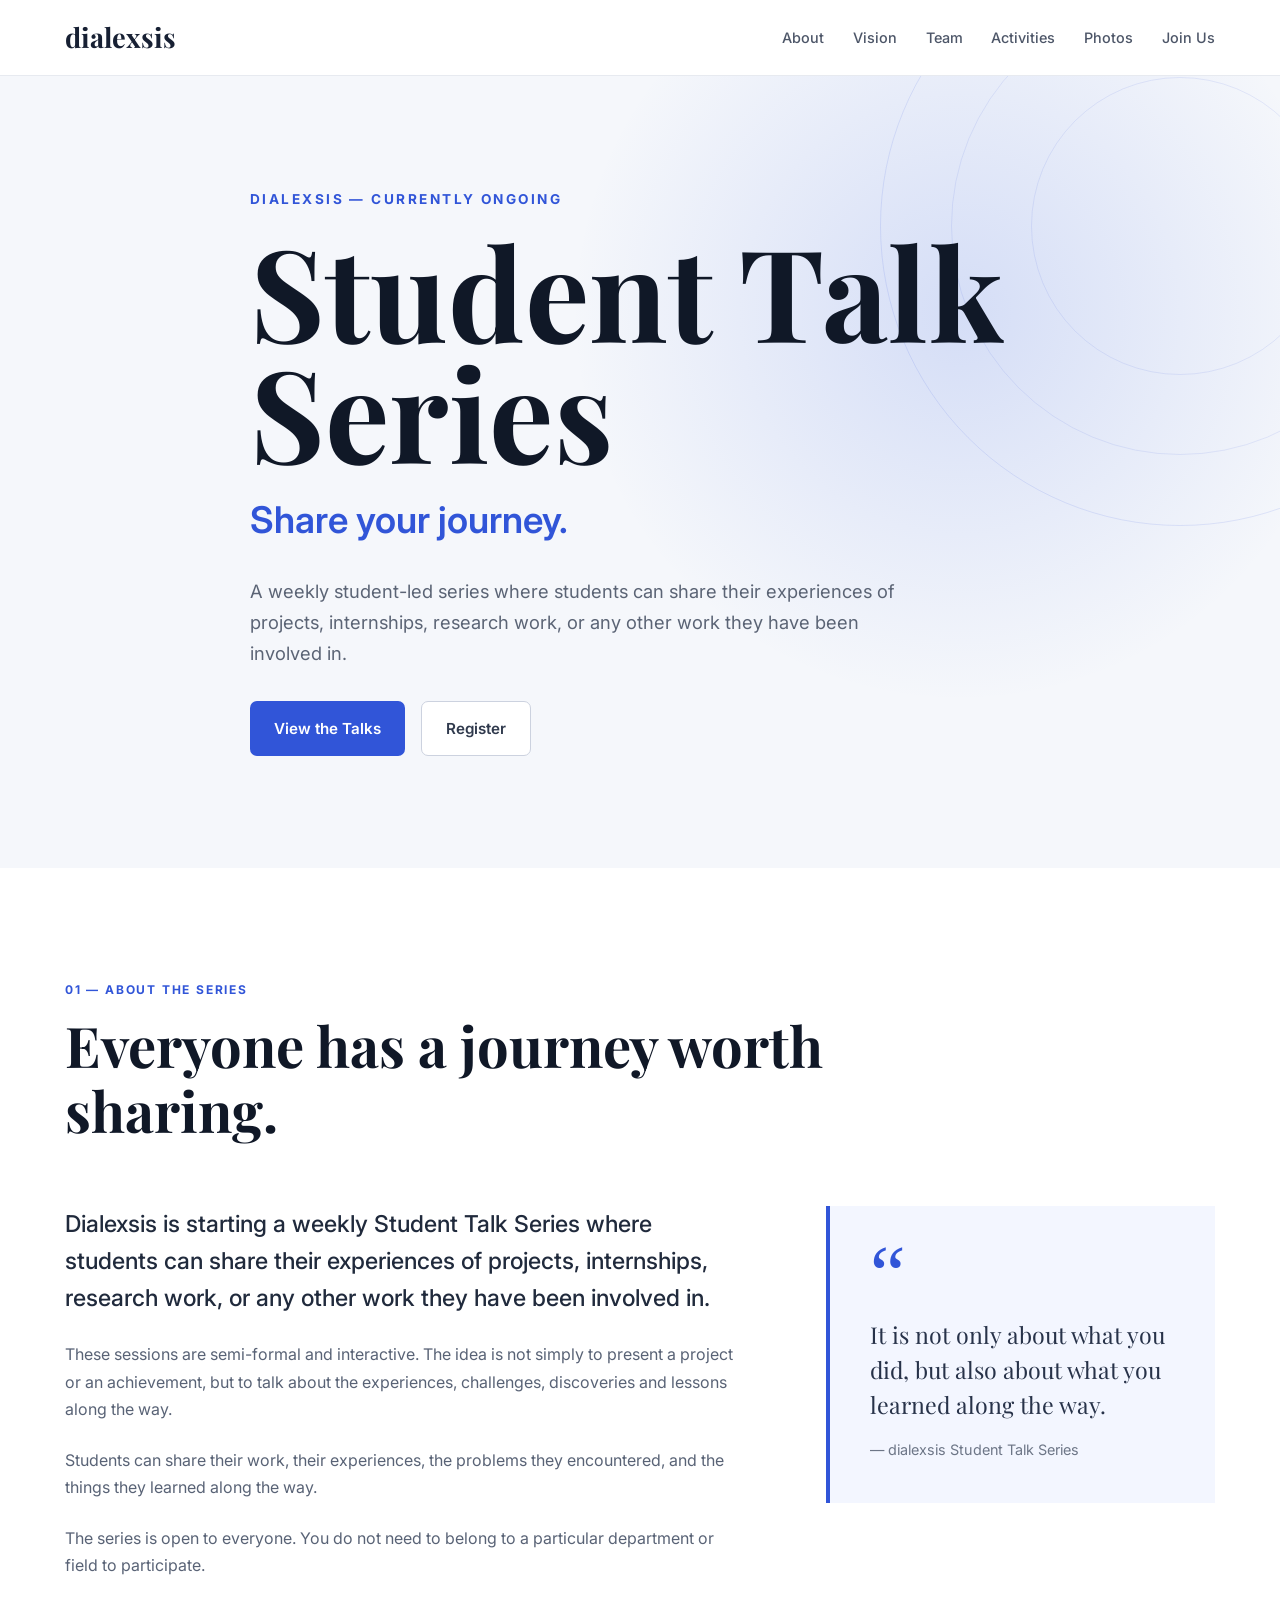
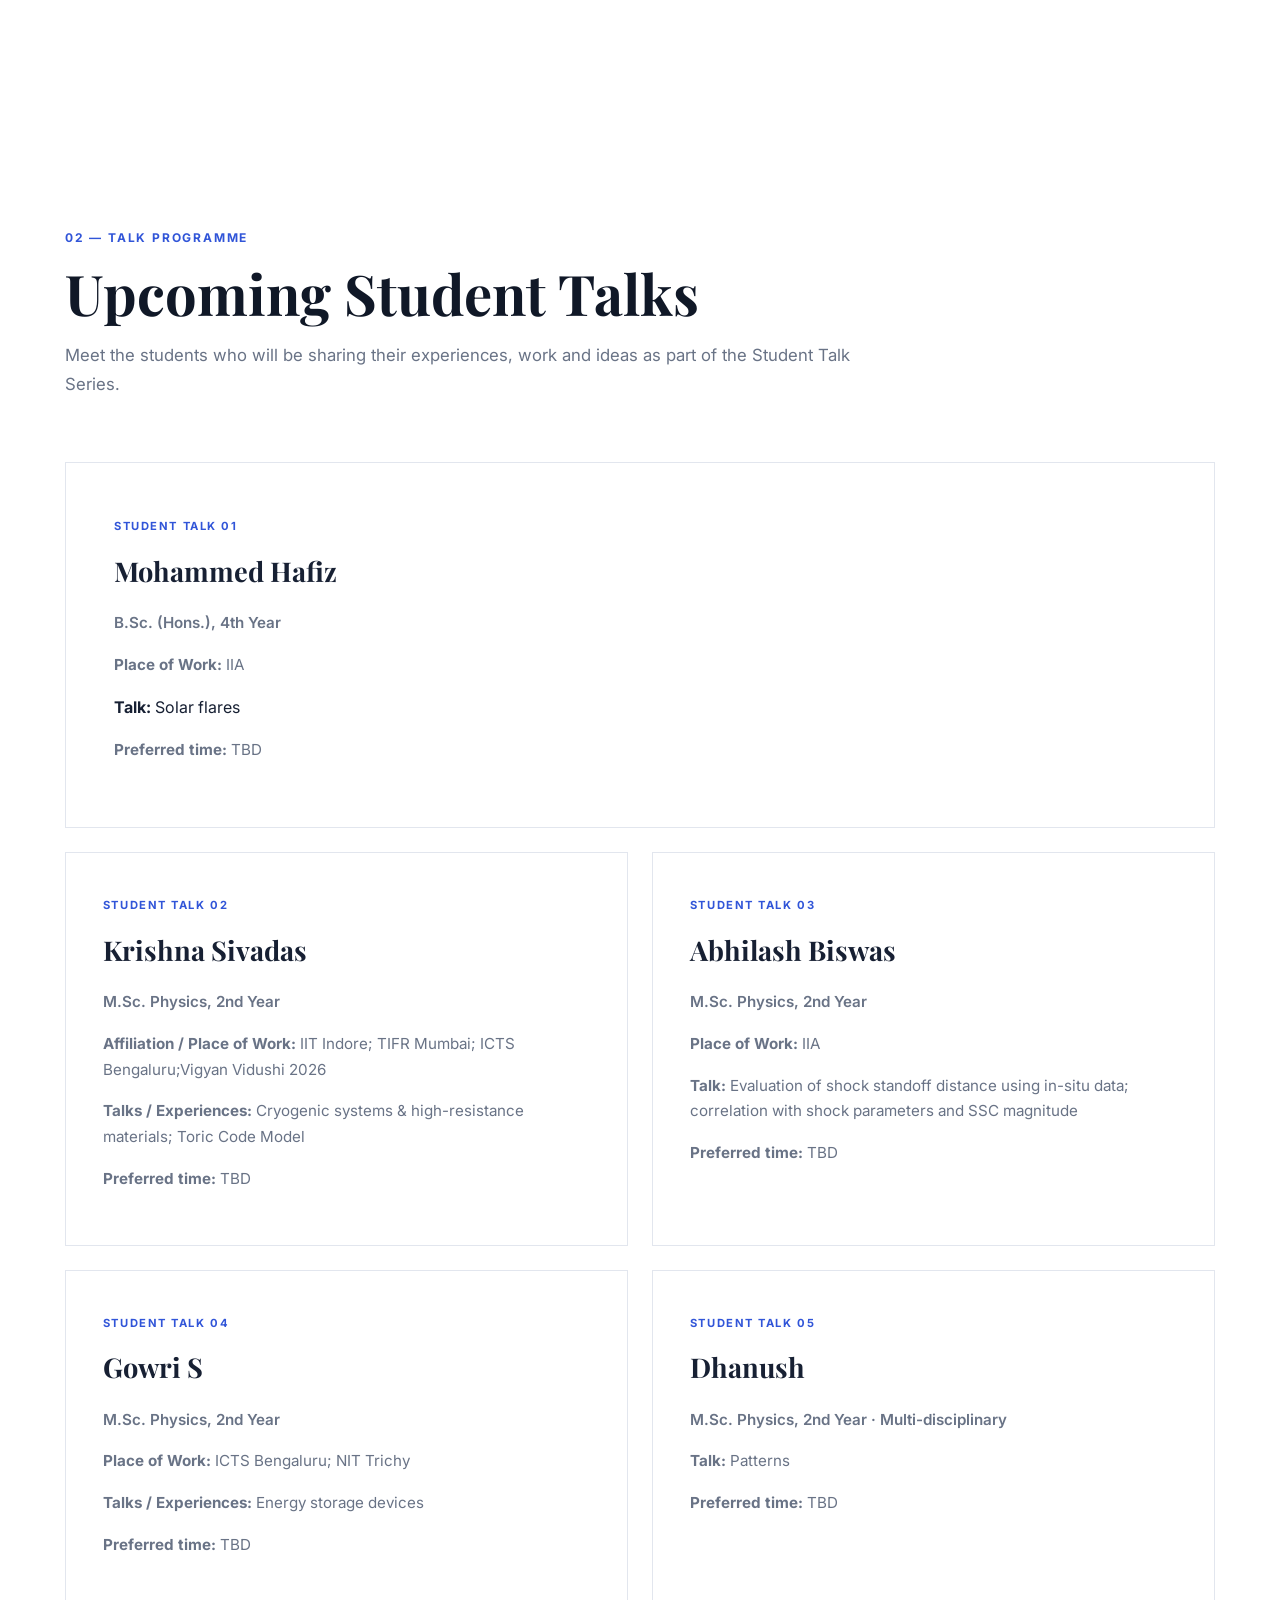
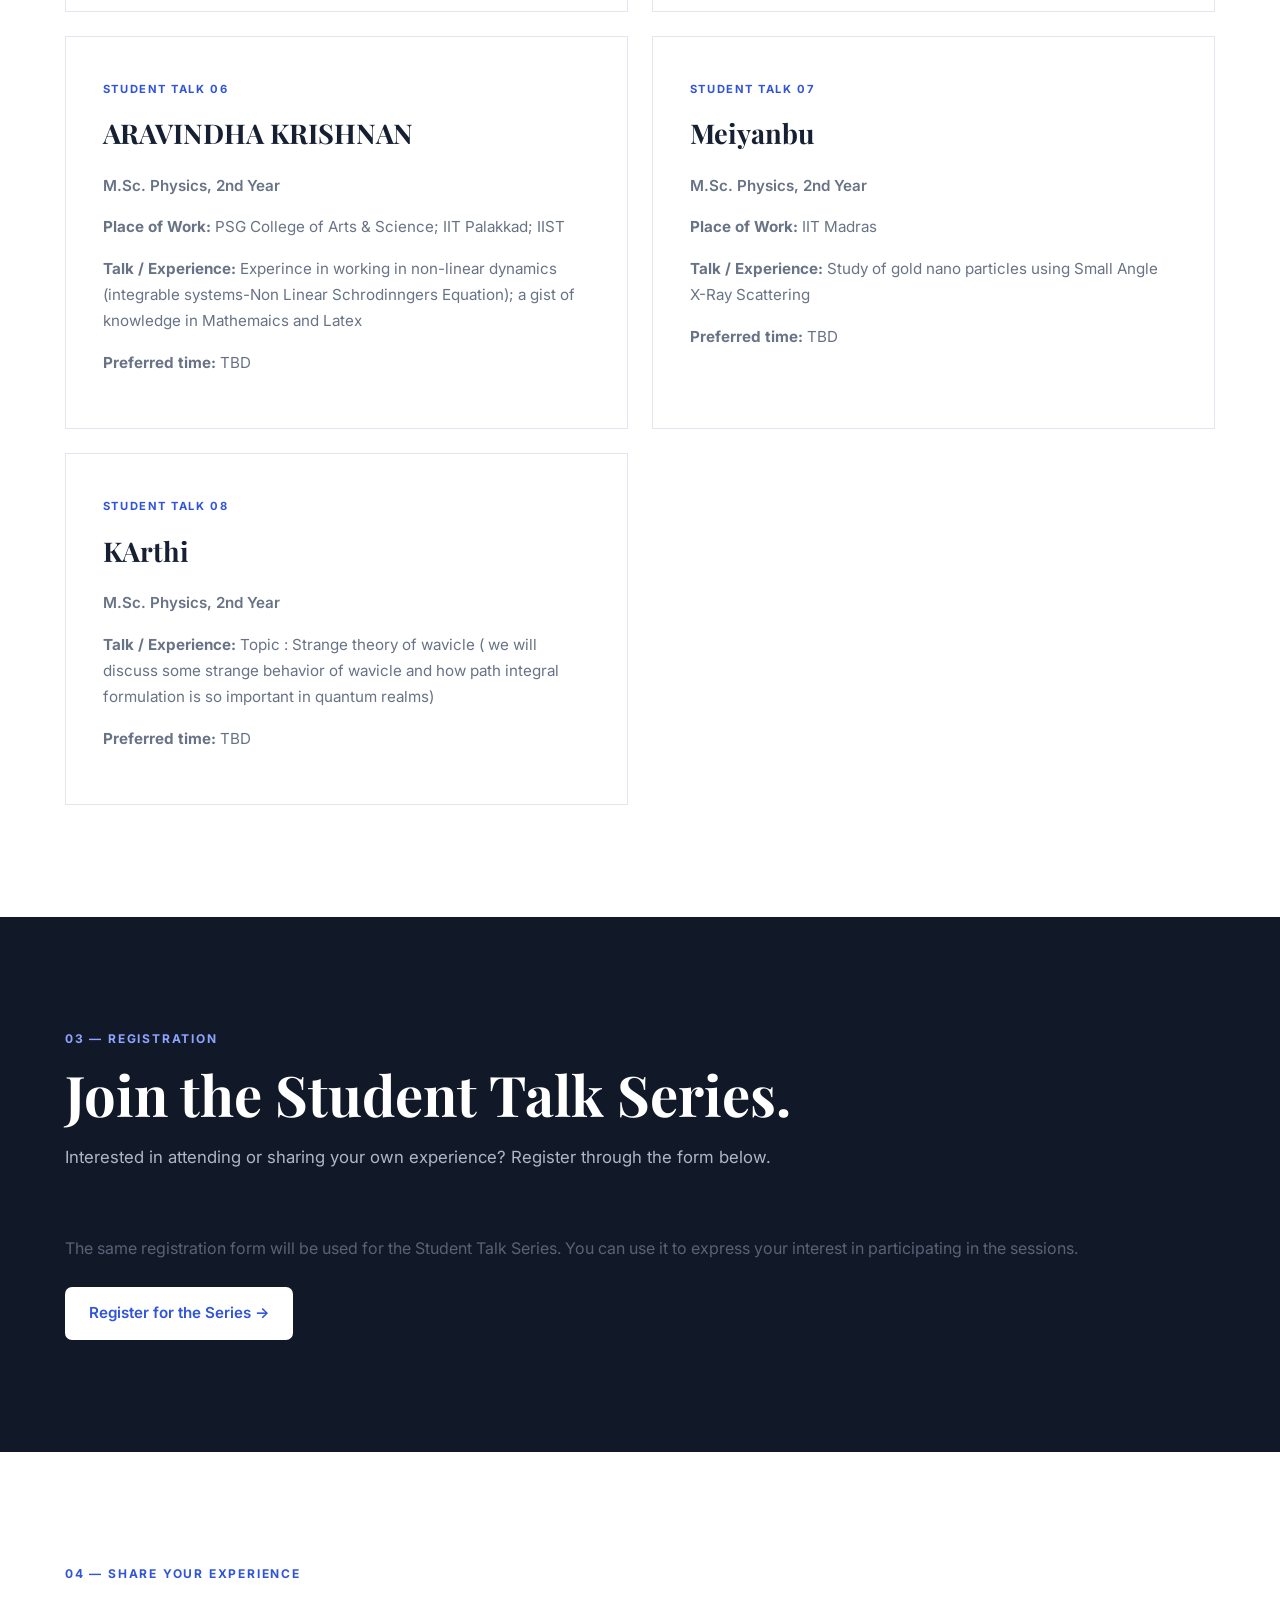
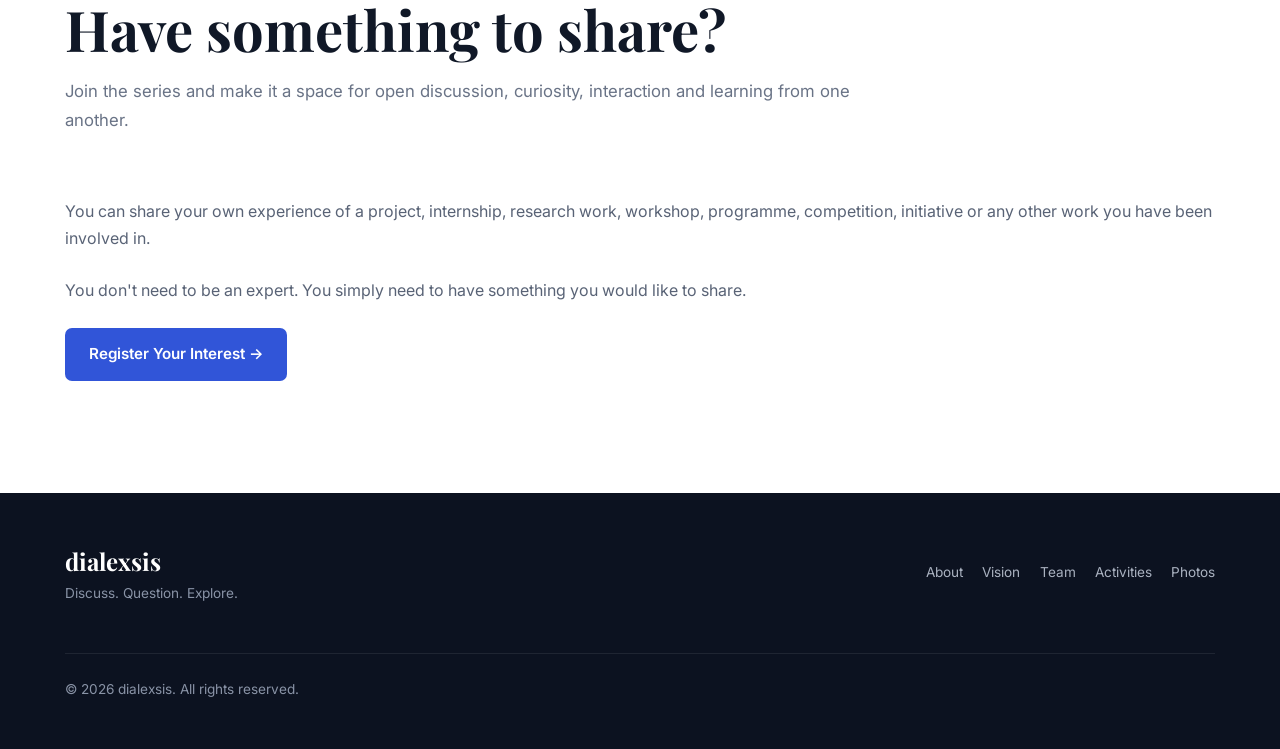
<file: student-talk-series.html>
<!DOCTYPE html>
<html lang="en">

<head>

    <meta charset="UTF-8">

    <meta
        name="viewport"
        content="width=device-width, initial-scale=1.0"
    >

    <meta
        name="description"
        content="Dialexsis Student Talk Series — Students sharing their journeys, experiences and work."
    >

    <title>Student Talk Series | dialexsis</title>


    <!-- Google Fonts -->

    <link rel="preconnect" href="https://fonts.googleapis.com">

    <link
        rel="preconnect"
        href="https://fonts.gstatic.com"
        crossorigin
    >

    <link
        href="https://fonts.googleapis.com/css2?family=Inter:wght@400;500;600;700;800&family=Playfair+Display:wght@600;700&display=swap"
        rel="stylesheet"
    >


    <!-- Existing CSS -->

    <link
        rel="stylesheet"
        href="style.css"
    >

</head>


<body>


    <!-- =====================================================
         NAVIGATION
    ====================================================== -->

    <nav class="navbar">

        <div class="container nav-container">

            <a
                href="index.html"
                class="logo"
            >
                dialexsis
            </a>


            <ul class="nav-links">

                <li>
                    <a href="index.html#about">
                        About
                    </a>
                </li>

                <li>
                    <a href="index.html#vision">
                        Vision
                    </a>
                </li>

                <li>
                    <a href="index.html#team">
                        Team
                    </a>
                </li>

                <li>
                    <a href="index.html#activities">
                        Activities
                    </a>
                </li>

                <li>
                    <a href="index.html#gallery">
                        Photos
                    </a>
                </li>

                <li>
                    <a href="index.html#join">
                        Join Us
                    </a>
                </li>

            </ul>

        </div>

    </nav>



    <!-- =====================================================
         HERO
    ====================================================== -->

    <header class="hero">

        <div class="hero-background"></div>

        <div class="container hero-content">

            <p class="hero-small">
                DIALEXSIS — CURRENTLY ONGOING
            </p>

            <h1>
                Student Talk Series
            </h1>

            <p class="hero-tagline">
                Share your journey.
            </p>

            <p class="hero-description">
                A weekly student-led series where students can
                share their experiences of projects, internships,
                research work, or any other work they have been
                involved in.
            </p>

            <div class="hero-buttons">

                <a
                    href="#programme"
                    class="button button-primary"
                >
                    View the Talks
                </a>

                <a
                    href="https://docs.google.com/forms/d/e/1FAIpQLSfVk_ZsrqRqJwpsiGbAh3RlLjJ_Kyf0ZN32Xm0e-_2eigm2JQ/viewform?usp=publish-editor"
                    target="_blank"
                    rel="noopener noreferrer"
                    class="button button-secondary"
                >
                    Register
                </a>

            </div>

        </div>

    </header>



    <!-- =====================================================
         ABOUT THE SERIES
    ====================================================== -->

    <section class="section about">

        <div class="container">

            <div class="section-heading">

                <span>
                    01 — ABOUT THE SERIES
                </span>

                <h2>
                    Everyone has a journey worth sharing.
                </h2>

            </div>


            <div class="about-grid">

                <div class="about-main">

                    <p class="large-text">
                        Dialexsis is starting a weekly Student Talk
                        Series where students can share their
                        experiences of projects, internships,
                        research work, or any other work they have
                        been involved in.
                    </p>

                    <p>
                        These sessions are semi-formal and
                        interactive. The idea is not simply to
                        present a project or an achievement, but
                        to talk about the experiences, challenges,
                        discoveries and lessons along the way.
                    </p>

                    <p>
                        Students can share their work, their
                        experiences, the problems they encountered,
                        and the things they learned along the way.
                    </p>

                    <p>
                        The series is open to everyone. You do not
                        need to belong to a particular department
                        or field to participate.
                    </p>

                </div>


                <div class="about-quote">

                    <div class="quote-mark">
                        “
                    </div>

                    <blockquote>
                        It is not only about what you did,
                        but also about what you learned
                        along the way.
                    </blockquote>

                    <p>
                        — dialexsis Student Talk Series
                    </p>

                </div>

            </div>

        </div>

    </section>



    <!-- =====================================================
         TALK PROGRAMME
    ====================================================== -->

    <section
        id="programme"
        class="section activities"
    >

        <div class="container">

            <div class="section-heading">

                <span>
                    02 — TALK PROGRAMME
                </span>

                <h2>
                    Upcoming Student Talks
                </h2>

                <p>
                    Meet the students who will be sharing their
                    experiences, work and ideas as part of the
                    Student Talk Series.
                </p>

            </div>


            <div class="activity-grid">


                <!-- TALK 1 -->

                <article class="activity-card featured">

                    <div class="activity-content">

                        <span class="activity-label">
                            STUDENT TALK 01
                        </span>

                        <h3>
                           Mohammed Hafiz
                        </h3>

                        <p class="team-role">
                            B.Sc. (Hons.), 4th Year
                        <p>
                            <strong>
                                Place of Work:
                            </strong>
                            IIA
                        </p>
                            <strong>
                                Talk:
                            </strong>
                            Solar flares
                        </p>

                        <p>
                            <strong>
                                Preferred time:
                            </strong>
                            TBD
                        </p>

                    </div>

                </article>



                <!-- TALK 2 -->

                <article class="activity-card">

                    <div class="activity-content">

                        <span class="activity-label">
                            STUDENT TALK 02
                        </span>

                        <h3>
                            Krishna Sivadas
                        </h3>

                        <p class="team-role">
                            M.Sc. Physics, 2nd Year
                        </p>

                        <p>
                            <strong>
                                Affiliation / Place of Work:
                            </strong>
                            IIT Indore; TIFR Mumbai; ICTS Bengaluru;Vigyan Vidushi 2026
                        </p>

                        <p>
                            <strong>
                                Talks / Experiences:
                            </strong>
                            Cryogenic systems &amp;
                            high-resistance materials;
                            Toric Code Model
                        </p>

                        <p>
                            <strong>
                                Preferred time:
                            </strong>
                            TBD
                        </p>

                    </div>

                </article>



                <!-- TALK 3 -->

                <article class="activity-card">

                    <div class="activity-content">

                        <span class="activity-label">
                            STUDENT TALK 03
                        </span>

                        <h3>
                            Abhilash Biswas
                        </h3>

                        <p class="team-role">
                            M.Sc. Physics, 2nd Year
                        </p>
                        <p>
                            <strong>
                                Place of Work:
                            </strong>
                            IIA
                        </p>
                        <p>
                            <strong>
                                Talk:
                            </strong>
                            Evaluation of shock standoff distance
                            using in-situ data; correlation with
                            shock parameters and SSC magnitude
                        </p>
    

                        <p>
                            <strong>
                                Preferred time:
                            </strong>
                            TBD
                        </p>

                    </div>

                </article>



                <!-- TALK 4 -->

                <article class="activity-card">

                    <div class="activity-content">

                        <span class="activity-label">
                            STUDENT TALK 04
                        </span>

                        <h3>
                           Gowri S
                        </h3>

                        <p class="team-role">
                            M.Sc. Physics, 2nd Year
                        </p>

                        <p>
                            <strong>
                                Place of Work:
                            </strong>
                            ICTS Bengaluru; NIT Trichy
                        </p>

                        <p>
                            <strong>
                                Talks / Experiences:
                            </strong>
                            Energy storage devices
                        </p>

                        <p>
                            <strong>
                                Preferred time:
                            </strong>
                            TBD
                        </p>

                    </div>

                </article>



                <!-- TALK 5 -->

                <article class="activity-card">

                    <div class="activity-content">

                        <span class="activity-label">
                            STUDENT TALK 05
                        </span>

                        <h3>
                            Dhanush
                        </h3>

                        <p class="team-role">
                            M.Sc. Physics, 2nd Year · Multi-disciplinary
                        </p>

                        <p>
                            <strong>
                                Talk:
                            </strong>
                            Patterns
                        </p>

                        <p>
                            <strong>
                                Preferred time:
                            </strong>
                            TBD
                        </p>

                    </div>

                </article>



                <!-- TALK 6 -->

                <article class="activity-card">

                    <div class="activity-content">

                        <span class="activity-label">
                            STUDENT TALK 06
                        </span>

                        <h3>
                            ARAVINDHA KRISHNAN
                        </h3>

                        <p class="team-role">
                            M.Sc. Physics, 2nd Year
                        </p>

                        <p>
                            <strong>
                                Place of Work:
                            </strong>
                            PSG College of Arts &amp; Science;
                            IIT Palakkad; IIST
                        </p>

                        <p>
                            <strong>
                                Talk / Experience:
                            </strong>
                           Experince in working in non-linear dynamics (integrable systems-Non Linear Schrodinngers Equation); a gist of knowledge in Mathemaics and Latex
                        </p>

                        <p>
                            <strong>
                                Preferred time:
                            </strong>
                            TBD
                        </p>

                    </div>

                </article>



                <!-- TALK 7 -->

                <article class="activity-card">

                    <div class="activity-content">

                        <span class="activity-label">
                            STUDENT TALK 07
                        </span>

                        <h3>
                            Meiyanbu
                        </h3>

                        <p class="team-role">
                            M.Sc. Physics, 2nd Year
                        </p>

                        <p>
                            <strong>
                                Place of Work:
                            </strong>
                            IIT Madras
                        </p>

                        <p>
                            <strong>
                                Talk / Experience:
                            </strong>
                            Study of gold nano particles using Small Angle X-Ray Scattering
                        </p>

                        <p>
                            <strong>
                                Preferred time:
                            </strong>
                            TBD
                        </p>

                    </div>

                </article>



                <!-- TALK 8-->

                <article class="activity-card">

                    <div class="activity-content">

                        <span class="activity-label">
                            STUDENT TALK 08
                        </span>

                        <h3>
                            KArthi
                        </h3>

                        <p class="team-role">
                            M.Sc. Physics, 2nd Year
                        </p>

                        <p>
                            <strong>
                                Talk / Experience:
                            </strong>
                            Topic : Strange theory of wavicle ( we will discuss some strange behavior of wavicle and how path integral formulation is so important in quantum realms)
                        </p>

                        <p>
                            <strong>
                                Preferred time:
                            </strong>
                            TBD
                        </p>

                    </div>

                </article>


            </div>

        </div>

    </section>



    <!-- =====================================================
         REGISTRATION
    ====================================================== -->

    <section class="section vision">

        <div class="container">

            <div class="section-heading light">

                <span>
                    03 — REGISTRATION
                </span>

                <h2>
                    Join the Student Talk Series.
                </h2>

                <p>
                    Interested in attending or sharing your own
                    experience? Register through the form below.
                </p>

            </div>


            <div class="about-main">

                <p>
                    The same registration form will be used for
                    the Student Talk Series. You can use it to
                    express your interest in participating in the
                    sessions.
                </p>


                <a
                    href="https://docs.google.com/forms/d/e/1FAIpQLSfVk_ZsrqRqJwpsiGbAh3RlLjJ_Kyf0ZN32Xm0e-_2eigm2JQ/viewform?usp=publish-editor"
                    target="_blank"
                    rel="noopener noreferrer"
                    class="button button-light"
                >
                    Register for the Series →
                </a>

            </div>

        </div>

    </section>



    <!-- =====================================================
         PARTICIPATE
    ====================================================== -->

    <section class="section">

        <div class="container">

            <div class="section-heading">

                <span>
                    04 — SHARE YOUR EXPERIENCE
                </span>

                <h2>
                    Have something to share?
                </h2>

                <p>
                    Join the series and make it a space for open
                    discussion, curiosity, interaction and
                    learning from one another.
                </p>

            </div>


            <div class="about-main">

                <p>
                    You can share your own experience of a project,
                    internship, research work, workshop, programme,
                    competition, initiative or any other work you
                    have been involved in.
                </p>

                <p>
                    You don't need to be an expert. You simply need
                    to have something you would like to share.
                </p>


                <a
                    href="https://docs.google.com/forms/d/e/1FAIpQLSfVk_ZsrqRqJwpsiGbAh3RlLjJ_Kyf0ZN32Xm0e-_2eigm2JQ/viewform?usp=publish-editor"
                    target="_blank"
                    rel="noopener noreferrer"
                    class="button button-primary"
                >
                    Register Your Interest →
                </a>

            </div>

        </div>

    </section>



    <!-- =====================================================
         FOOTER
    ====================================================== -->

    <footer class="footer">

        <div class="container footer-content">

            <div>

                <h3>
                    dialexsis
                </h3>

                <p>
                    Discuss. Question. Explore.
                </p>

            </div>


            <div class="footer-links">

                <a href="index.html#about">
                    About
                </a>

                <a href="index.html#vision">
                    Vision
                </a>

                <a href="index.html#team">
                    Team
                </a>

                <a href="index.html#activities">
                    Activities
                </a>

                <a href="index.html#gallery">
                    Photos
                </a>

            </div>


            <p class="copyright">
                © 2026 dialexsis. All rights reserved.
            </p>

        </div>

    </footer>


</body>

</html>
</file>
<file: style.css>
/* =========================================================
   RESET
========================================================= */

* {
    margin: 0;
    padding: 0;
    box-sizing: border-box;
}


html {
    scroll-behavior: smooth;
}


body {
    font-family: "Inter", sans-serif;
    line-height: 1.7;
    color: #172033;
    background: #ffffff;
}


img {
    width: 100%;
    display: block;
}


a {
    text-decoration: none;
    color: inherit;
}


.container {
    width: min(1150px, 90%);
    margin: 0 auto;
}


/* =========================================================
   NAVIGATION
========================================================= */

.navbar {
    position: sticky;
    top: 0;
    z-index: 1000;

    background: rgba(255, 255, 255, 0.94);

    backdrop-filter: blur(12px);

    border-bottom: 1px solid #e7eaf0;
}


.nav-container {
    min-height: 75px;

    display: flex;
    align-items: center;
    justify-content: space-between;
}


.logo {
    font-family: "Playfair Display", serif;

    font-size: 1.7rem;
    font-weight: 700;

    color: #172033;
}


.nav-links {
    list-style: none;

    display: flex;
    align-items: center;

    gap: 1.8rem;
}


.nav-links a {
    font-size: 0.9rem;
    font-weight: 500;

    color: #4d5668;

    transition: 0.25s ease;
}


.nav-links a:hover {
    color: #3155d8;
}


/* =========================================================
   HERO
========================================================= */

.hero {
    position: relative;

    min-height: 88vh;

    display: flex;
    align-items: center;

    overflow: hidden;

    background:
        radial-gradient(
            circle at 75% 30%,
            rgba(65, 105, 225, 0.18),
            transparent 35%
        ),
        #f5f7fb;
}


.hero-background {
    position: absolute;

    width: 600px;
    height: 600px;

    right: -200px;
    top: -150px;

    border-radius: 50%;

    border: 1px solid rgba(49, 85, 216, 0.12);
}


.hero-background::before,
.hero-background::after {
    content: "";

    position: absolute;

    border-radius: 50%;

    border: 1px solid rgba(49, 85, 216, 0.1);
}


.hero-background::before {
    inset: 70px;
}


.hero-background::after {
    inset: 150px;
}


.hero-content {
    position: relative;
    z-index: 2;

    max-width: 780px;
}


.hero-small {
    font-size: 0.85rem;
    font-weight: 700;

    letter-spacing: 0.18em;

    color: #3155d8;

    margin-bottom: 1.2rem;
}


.hero h1 {
    font-family: "Playfair Display", serif;

    font-size: clamp(4rem, 10vw, 8rem);

    line-height: 0.95;

    margin-bottom: 1rem;

    color: #101827;
}


.hero-tagline {
    font-size: clamp(1.5rem, 3vw, 2.3rem);

    font-weight: 600;

    color: #3155d8;

    margin-bottom: 1.5rem;
}


.hero-description {
    max-width: 650px;

    font-size: 1.15rem;

    color: #5b6475;

    margin-bottom: 2rem;
}


.hero-buttons {
    display: flex;

    flex-wrap: wrap;

    gap: 1rem;
}


/* =========================================================
   BUTTONS
========================================================= */

.button {
    display: inline-flex;

    align-items: center;
    justify-content: center;

    padding: 0.85rem 1.5rem;

    border-radius: 7px;

    font-size: 0.95rem;
    font-weight: 600;

    transition: 0.25s ease;
}


.button-primary {
    background: #3155d8;

    color: #ffffff;
}


.button-primary:hover {
    background: #2444bd;

    transform: translateY(-2px);
}


.button-secondary {
    border: 1px solid #ccd2df;

    color: #303a4d;

    background: #ffffff;
}


.button-secondary:hover {
    border-color: #3155d8;

    color: #3155d8;
}


.button-light {
    background: #ffffff;

    color: #3155d8;
}


.button-light:hover {
    transform: translateY(-2px);
}


/* =========================================================
   GENERAL SECTIONS
========================================================= */

.section {
    padding: 7rem 0;
}


.section-heading {
    max-width: 800px;

    margin-bottom: 4rem;
}


.section-heading > span {
    display: block;

    font-size: 0.75rem;
    font-weight: 700;

    letter-spacing: 0.15em;

    color: #3155d8;

    margin-bottom: 0.8rem;
}


.section-heading h2 {
    font-family: "Playfair Display", serif;

    font-size: clamp(2.3rem, 5vw, 3.5rem);

    line-height: 1.15;

    color: #101827;

    margin-bottom: 1rem;
}


.section-heading p {
    color: #697386;

    font-size: 1.05rem;
}


/* =========================================================
   ABOUT
========================================================= */

.about {
    background: #ffffff;
}


.about-grid {
    display: grid;

    grid-template-columns: 1.4fr 0.8fr;

    gap: 5rem;

    align-items: start;
}


.about-main p {
    color: #596376;

    margin-bottom: 1.5rem;
}


.about-main .large-text {
    font-size: 1.45rem;

    line-height: 1.6;

    color: #202a3c;

    font-weight: 500;
}


.about-quote {
    padding: 2.5rem;

    background: #f3f6ff;

    border-left: 4px solid #3155d8;
}


.quote-mark {
    font-family: Georgia, serif;

    font-size: 5rem;

    line-height: 0.7;

    color: #3155d8;
}


.about-quote blockquote {
    font-family: "Playfair Display", serif;

    font-size: 1.45rem;

    line-height: 1.5;

    color: #273249;

    margin: 1rem 0;
}


.about-quote p {
    font-size: 0.9rem;

    color: #6d7687;
}


/* =========================================================
   VISION
========================================================= */

.vision {
    background: #111827;

    color: #ffffff;
}


.section-heading.light h2 {
    color: #ffffff;
}


.section-heading.light > span {
    color: #8ea4ff;
}


.section-heading.light p {
    color: #aeb7c7;
}


.vision-grid {
    display: grid;

    grid-template-columns: repeat(4, 1fr);

    gap: 1.2rem;
}


.vision-card {
    padding: 2rem;

    min-height: 270px;

    border: 1px solid rgba(255, 255, 255, 0.1);

    background: rgba(255, 255, 255, 0.035);

    transition: 0.3s ease;
}


.vision-card:hover {
    transform: translateY(-5px);

    border-color: rgba(142, 164, 255, 0.5);
}


.vision-number {
    font-size: 0.8rem;

    color: #8ea4ff;

    margin-bottom: 3rem;
}


.vision-card h3 {
    font-family: "Playfair Display", serif;

    font-size: 1.6rem;

    margin-bottom: 1rem;
}


.vision-card p {
    color: #aeb7c7;

    font-size: 0.95rem;
}


/* =========================================================
   TEAM
========================================================= */

.team {
    background: #f8f9fc;
}


.team-grid {
    display: grid;

    grid-template-columns: repeat(3, 1fr);

    gap: 1.5rem;
}


.team-card {
    background: #ffffff;

    border: 1px solid #e4e7ee;

    overflow: hidden;

    transition: 0.3s ease;
}


.team-card:hover {
    transform: translateY(-5px);

    box-shadow: 0 15px 35px rgba(20, 30, 50, 0.08);
}


.team-photo {
    height: 320px;

    overflow: hidden;

    background: #e8ebf2;
}


.team-photo img {
    width: 100%;
    height: 100%;

    object-fit: cover;
}


.team-info {
    padding: 1.8rem;
}


.team-info h3 {
    font-size: 1.25rem;

    margin-bottom: 0.3rem;
}


.team-role {
    color: #3155d8;

    font-size: 0.85rem;
    font-weight: 600;

    margin-bottom: 1rem;
}


.team-info p:last-child {
    color: #687285;

    font-size: 0.9rem;
}


/* =========================================================
   ACTIVITIES
========================================================= */

.activities {
    background: #ffffff;
}


.activity-grid {
    display: grid;

    grid-template-columns: repeat(2, 1fr);

    gap: 1.5rem;
}


.activity-card {
    border: 1px solid #e2e6ee;

    background: #ffffff;

    padding: 2.3rem;

    transition: 0.3s ease;
}


.activity-card:hover {
    transform: translateY(-4px);

    box-shadow: 0 15px 35px rgba(20, 30, 50, 0.07);
}


.activity-card.featured {
    grid-column: span 2;

    display: grid;

    grid-template-columns: 1fr 1fr;

    padding: 0;

    overflow: hidden;
}


.activity-image {
    min-height: 350px;

    background: #e9edf5;
}


.activity-image img {
    width: 100%;
    height: 100%;

    object-fit: cover;
}


.activity-card.featured .activity-content {
    padding: 3rem;
}


.activity-icon {
    font-size: 2rem;

    color: #3155d8;

    margin-bottom: 1.5rem;
}


.activity-label {
    font-size: 0.7rem;

    letter-spacing: 0.14em;

    font-weight: 700;

    color: #3155d8;
}


.activity-content h3 {
    font-family: "Playfair Display", serif;

    font-size: 1.7rem;

    margin: 0.6rem 0 1rem;
}


.activity-content p {
    color: #697386;

    font-size: 0.95rem;

    margin-bottom: 1rem;
}


/* =========================================================
   GALLERY
========================================================= */

.gallery {
    background: #f8f9fc;
}


.gallery-grid {
    display: grid;

    grid-template-columns: repeat(3, 1fr);

    grid-auto-rows: 260px;

    gap: 1rem;
}


.gallery-item {
    overflow: hidden;

    background: #e4e8ef;
}


.gallery-item.large {
    grid-column: span 2;
}


.gallery-item img {
    width: 100%;
    height: 100%;

    object-fit: cover;

    transition: transform 0.5s ease;
}


.gallery-item:hover img {
    transform: scale(1.04);
}


/* =========================================================
   JOIN
========================================================= */

.join {
    padding: 7rem 0;

    background: #3155d8;

    color: #ffffff;

    text-align: center;
}


.join-content {
    max-width: 750px;
}


.join-content > span {
    font-size: 0.75rem;

    font-weight: 700;

    letter-spacing: 0.15em;

    color: #c9d3ff;
}


.join h2 {
    font-family: "Playfair Display", serif;

    font-size: clamp(2.4rem, 5vw, 4rem);

    line-height: 1.15;

    margin: 1rem 0 1.5rem;
}


.join p {
    color: #dce3ff;

    max-width: 650px;

    margin: 0 auto 0.8rem;
}


.join .button {
    margin-top: 1.5rem;
}


/* =========================================================
   CONTACT
========================================================= */

.contact {
    background: #ffffff;
}


.contact-grid {
    display: grid;

    grid-template-columns: 1fr 1fr;

    gap: 4rem;
}


.contact-grid p {
    font-size: 1.2rem;

    color: #626c7d;
}


.contact-details {
    display: flex;

    flex-direction: column;

    gap: 1rem;
}


.contact-details a {
    color: #3155d8;

    font-weight: 600;
}


.contact-details a:hover {
    text-decoration: underline;
}


/* =========================================================
   FOOTER
========================================================= */

.footer {
    background: #0c1220;

    color: #ffffff;

    padding: 3rem 0;
}


.footer-content {
    display: grid;

    grid-template-columns: 1fr auto;

    gap: 2rem;

    align-items: center;
}


.footer h3 {
    font-family: "Playfair Display", serif;

    font-size: 1.5rem;
}


.footer p {
    color: #8993a6;

    font-size: 0.85rem;
}


.footer-links {
    display: flex;

    flex-wrap: wrap;

    gap: 1.2rem;
}


.footer-links a {
    color: #aab2c0;

    font-size: 0.85rem;
}


.footer-links a:hover {
    color: #ffffff;
}


.copyright {
    grid-column: 1 / -1;

    border-top: 1px solid rgba(255, 255, 255, 0.08);

    padding-top: 1.5rem;

    margin-top: 1rem;
}


/* =========================================================
   RESPONSIVE
========================================================= */

@media (max-width: 900px) {

    .nav-links {
        gap: 1rem;
    }


    .about-grid {
        grid-template-columns: 1fr;

        gap: 3rem;
    }


    .vision-grid {
        grid-template-columns: repeat(2, 1fr);
    }


    .team-grid {
        grid-template-columns: repeat(2, 1fr);
    }


    .activity-card.featured {
        grid-template-columns: 1fr;
    }


    .activity-card.featured {
        grid-column: span 1;
    }


    .gallery-grid {
        grid-template-columns: repeat(2, 1fr);
    }


    .gallery-item.large {
        grid-column: span 2;
    }

}


@media (max-width: 650px) {

    .navbar {
        position: relative;
    }


    .nav-container {
        flex-direction: column;

        padding: 1rem 0;

        gap: 1rem;
    }


    .nav-links {
        width: 100%;

        justify-content: center;

        flex-wrap: wrap;

        gap: 0.8rem 1rem;
    }


    .hero {
        min-height: 80vh;
    }


    .hero h1 {
        font-size: 4rem;
    }


    .hero-tagline {
        font-size: 1.5rem;
    }


    .section {
        padding: 5rem 0;
    }


    .vision-grid {
        grid-template-columns: 1fr;
    }


    .team-grid {
        grid-template-columns: 1fr;
    }


    .activity-grid {
        grid-template-columns: 1fr;
    }


    .activity-card.featured {
        grid-column: span 1;
    }


    .gallery-grid {
        grid-template-columns: 1fr;

        grid-auto-rows: 250px;
    }


    .gallery-item.large {
        grid-column: span 1;
    }


    .contact-grid {
        grid-template-columns: 1fr;

        gap: 2rem;
    }


    .footer-content {
        grid-template-columns: 1fr;
    }


    .footer-links {
        justify-content: flex-start;
    }

}
</file>
